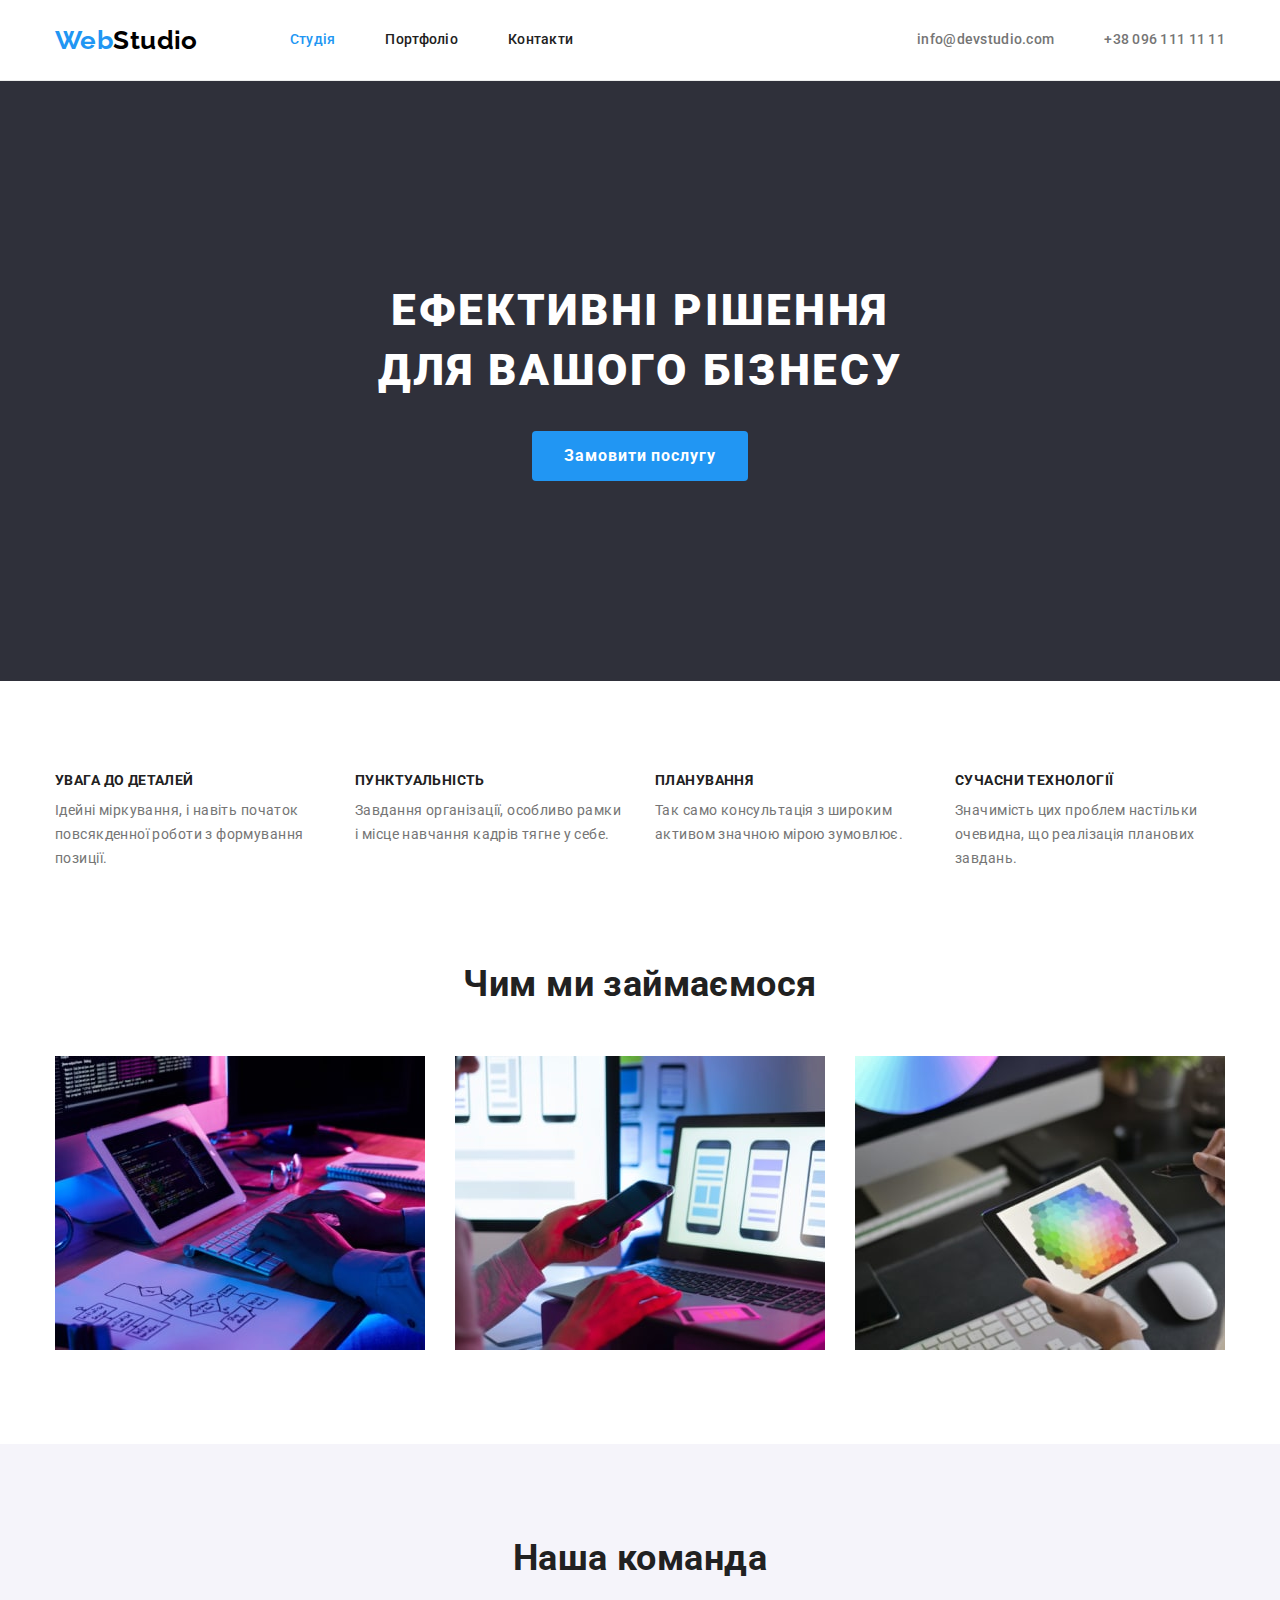
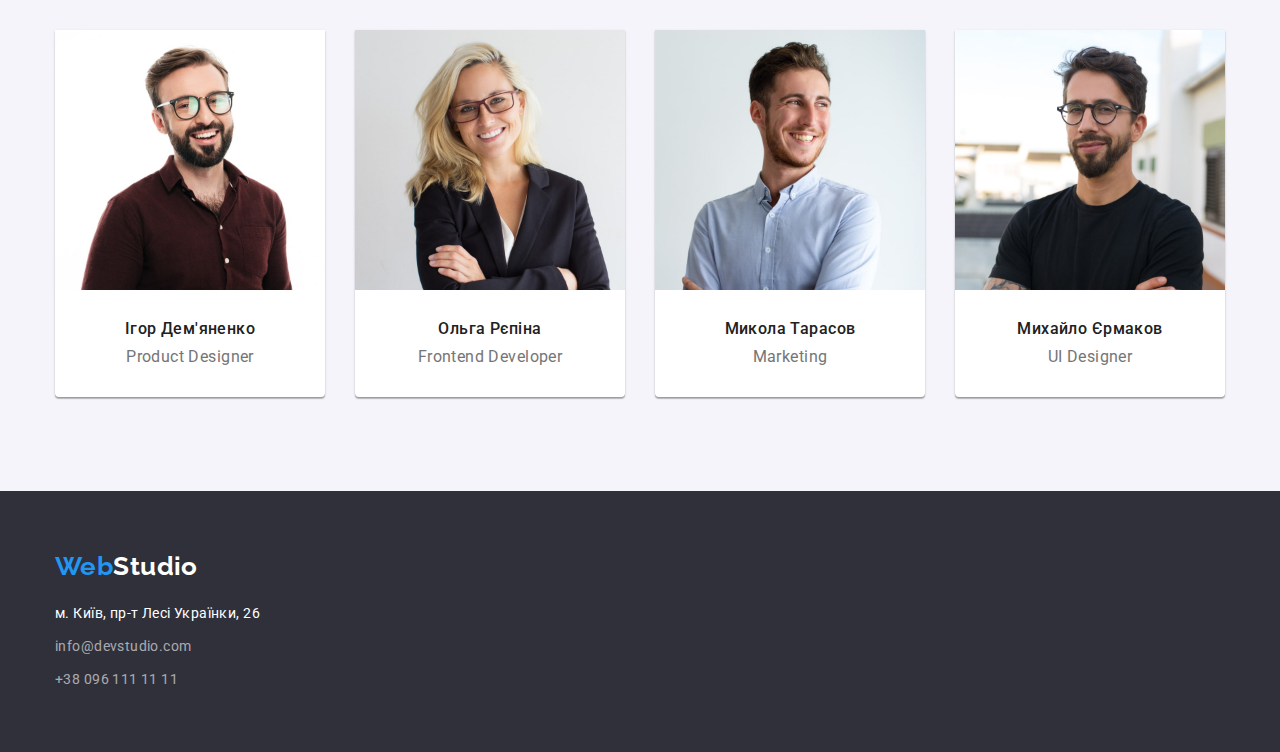
<file: index.html>
<!DOCTYPE html>
<html lang="uk">
  <head>
    <meta charset="UTF-8" />
    <meta http-equiv="X-UA-Compatible" content="IE=edge" />
    <meta name="viewport" content="width=device-width, initial-scale=1.0" />
    <title>Студія</title>
    <link
      rel="stylesheet"
      href="https://cdnjs.cloudflare.com/ajax/libs/modern-normalize/1.1.0/modern-normalize.min.css"
    />
    <link rel="preconnect" href="https://fonts.googleapis.com" />
    <link rel="preconnect" href="https://fonts.gstatic.com" crossorigin />
    <link
      href="https://fonts.googleapis.com/css2?family=Raleway:wght@700&family=Roboto:wght@400;500;700;900&display=swap"
      rel="stylesheet"
    />
    <link rel="stylesheet" href="./styles.css" />
  </head>
  <body>
    <header class="page-header">
      <div class="conteiner main-nav">
        <nav class="menu-nav">
          <a href="./index.html" class="site-logo"
            ><span class="part-of-logo">Web</span>Studio</a
          >
          <ul class="site-nav list">
            <li class="item">
              <a href="./index.html" class="link current">Студія</a>
            </li>
            <li class="item">
              <a href="./portfolio.html" class="link">Портфоліо</a>
            </li>
            <li class="item"><a href="" class="link">Контакти</a></li>
          </ul>
        </nav>
        <ul class="site-auth list">
          <li class="item">
            <a href="mailto:info@devstudio.com" class="link"
              >info@devstudio.com</a
            >
          </li>
          <li class="item">
            <a href="tel:+380961111111" class="link">+38 096 111 11 11</a>
          </li>
        </ul>
      </div>
    </header>
    <main>
      <section class="section-hero">
        <div class="conteiner">
          <h1 class="title">Ефективні рішення <br />для вашого бізнесу</h1>
          <button type="button" class="button hero">Замовити послугу</button>
        </div>
      </section>
      <section class="section-adv">
        <div class="conteiner">
          <ul class="advantages list">
            <li class="item adv">
              <h3 class="section-title">Увага до деталей</h3>
              <p class="section-text">
                Ідейні міркування, і навіть початок повсякденної роботи з
                формування позиції.
              </p>
            </li>
            <li class="item adv">
              <h3 class="section-title">Пунктуальність</h3>
              <p class="section-text">
                Завдання організації, особливо рамки і місце навчання кадрів
                тягне у себе.
              </p>
            </li>
            <li class="item adv">
              <h3 class="section-title">Планування</h3>
              <p class="section-text">
                Так само консультація з широким активом значною мірою зумовлює.
              </p>
            </li>
            <li class="item adv">
              <h3 class="section-title">Сучасни технології</h3>
              <p class="section-text">
                Значимість цих проблем настільки очевидна, що реалізація
                планових завдань.
              </p>
            </li>
          </ul>
        </div>
      </section>
      <section class="section doing">
        <div class="conteiner">
          <h2 class="activity-title">Чим ми займаємося</h2>
          <ul class="activity-img list">
            <li>
              <img
                src="./images/image_1.jpg"
                alt="Розробка алгорітмів"
                width="370"
              />
            </li>
            <li>
              <img
                src="./images/image_2.jpg"
                alt="Розробка мобільніх додатків"
                width="370"
              />
            </li>
            <li>
              <img
                src="./images/image_3.jpg"
                alt="Розробка вебдизайну"
                width="370"
              />
            </li>
          </ul>
        </div>
      </section>
      <section class="section-team">
        <div class="conteiner">
          <h2 class="team-title">Наша команда</h2>
          <ul class="team-members list">
            <li class="member">
              <img src="./images/foto_1.jpg" alt="Член команди" width="270" />
              <div class="member-title">
                <h3 class="team-title-name">Ігор Дем'яненко</h3>
                <p lang="en" class="profession">Product Designer</p>
              </div>
            </li>
            <li class="member">
              <img src="./images/foto_2.jpg" alt="Член команди" width="270" />
              <div class="member-title">
                <h3 class="team-title-name">Ольга Рєпіна</h3>
                <p lang="en" class="profession">Frontend Developer</p>
              </div>
            </li>
            <li class="member">
              <img src="./images/foto_3.jpg" alt="Член команди" width="270" />
              <div class="member-title">
                <h3 class="team-title-name">Микола Тарасов</h3>
                <p lang="en" class="profession">Marketing</p>
              </div>
            </li>
            <li class="member">
              <img src="./images/foto_4.jpg" alt="Член команди" width="270" />
              <div class="member-title">
                <h3 class="team-title-name">Михайло Єрмаков</h3>
                <p lang="en" class="profession">UI Designer</p>
              </div>
            </li>
          </ul>
        </div>
      </section>
    </main>
    <footer class="footer">
      <div class="conteiner">
        <a href="./index.html" class="footer-site-logo"
          ><span class="part-of-logo">Web</span>Studio</a
        >
        <address>
          <ul class="address list">
            <li class="footer-address">
              <a
                href="https://goo.gl/maps/4dv7S5bqGmJG3pN16"
                target="_blank"
                rel="noopener noreferrer"
                class="address-link map"
                >м. Київ, пр-т Лесі Українки, 26</a
              >
            </li>
            <li class="footer-address">
              <a href="mailto:info@devstudio.com" class="address-link"
                >info@devstudio.com</a
              >
            </li>
            <li class="footer-address">
              <a href="tel:+380961111111" class="address-link"
                >+38 096 111 11 11</a
              >
            </li>
          </ul>
        </address>
      </div>
    </footer>
  </body>
</html>
</file>
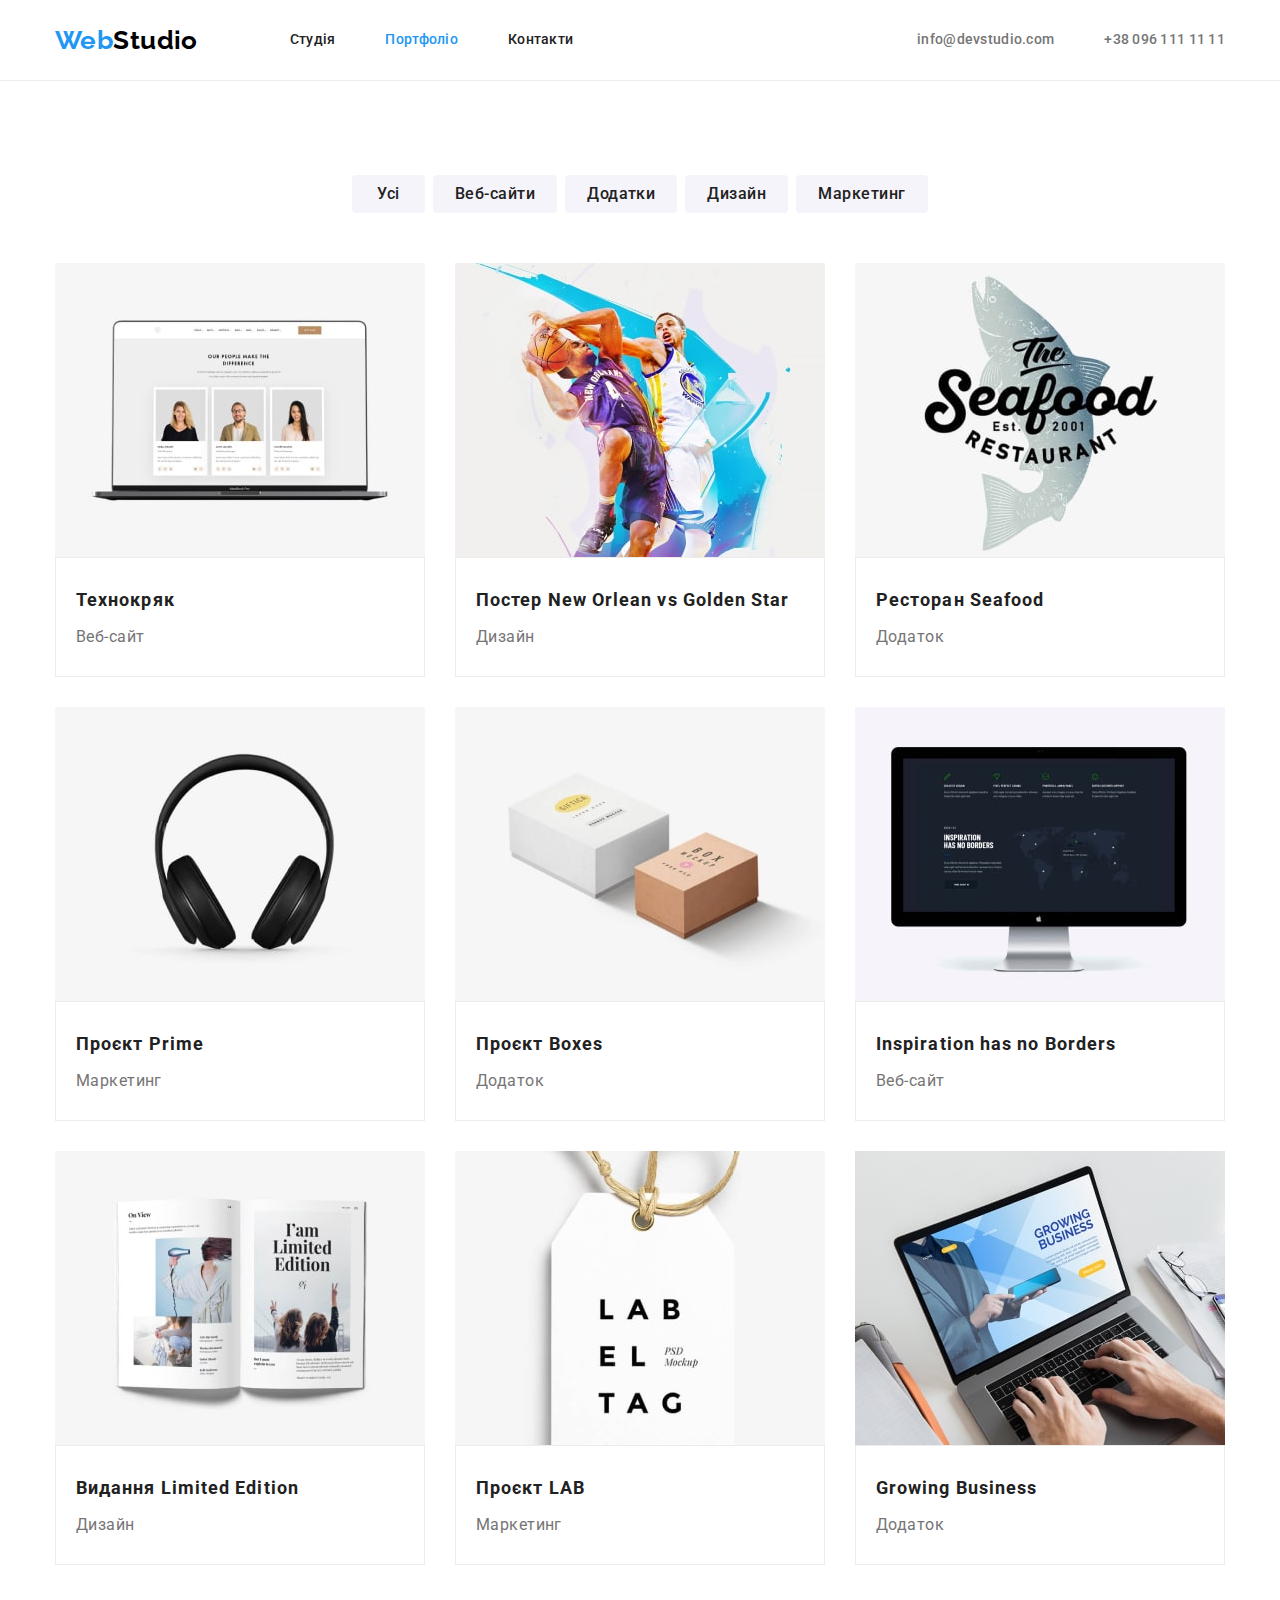
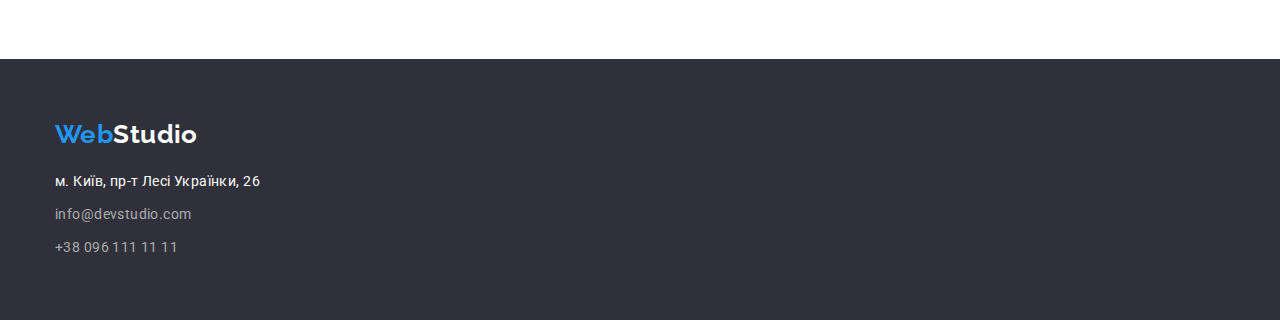
<file: portfolio.html>
<!DOCTYPE html>
<html lang="uk">
  <head>
    <meta charset="UTF-8" />
    <meta http-equiv="X-UA-Compatible" content="IE=edge" />
    <meta name="viewport" content="width=device-width, initial-scale=1.0" />
    <title>Портфоліо</title>
    <link
      rel="stylesheet"
      href="https://cdnjs.cloudflare.com/ajax/libs/modern-normalize/1.1.0/modern-normalize.min.css"
    />
    <link rel="preconnect" href="https://fonts.googleapis.com" />
    <link rel="preconnect" href="https://fonts.gstatic.com" crossorigin />
    <link
      href="https://fonts.googleapis.com/css2?family=Raleway:wght@700&family=Roboto:wght@400;500;700;900&display=swap"
      rel="stylesheet"
    />
    <link rel="stylesheet" href="./styles.css" />
  </head>
  <body>
    <header class="page-header">
      <div class="conteiner main-nav">
        <nav class="menu-nav">
          <a href="./index.html" class="site-logo"
            ><span class="part-of-logo">Web</span>Studio</a
          >
          <ul class="site-nav list">
            <li class="item">
              <a href="./index.html" class="link">Студія</a>
            </li>
            <li class="item">
              <a href="./portfolio.html" class="link current">Портфоліо</a>
            </li>
            <li class="item"><a href="" class="link">Контакти</a></li>
          </ul>
        </nav>
        <ul class="site-auth list">
          <li class="item">
            <a href="mailto:info@devstudio.com" class="link"
              >info@devstudio.com</a
            >
          </li>
          <li class="item">
            <a href="tel:+380961111111" class="link">+38 096 111 11 11</a>
          </li>
        </ul>
      </div>
    </header>
    <main>
      <section class="portfolio">
        <div class="conteiner">
          <ul class="filter list">
            <li class="btn">
              <button type="button" class="filter-button first">Усі</button>
            </li>
            <li class="btn">
              <button type="button" class="filter-button">Веб-сайти</button>
            </li>
            <li class="btn">
              <button type="button" class="filter-button">Додатки</button>
            </li>
            <li class="btn">
              <button type="button" class="filter-button">Дизайн</button>
            </li>
            <li class="btn">
              <button type="button" class="filter-button">Маркетинг</button>
            </li>
          </ul>
          <ul class="portfolio-img list">
            <li class="item-img">
              <a href="">
                <img
                  src="./images/portfolio-img-1.jpg"
                  alt="відкритий ноутбук з веб-сайтом "
                  width="370"
                />
                <div class="caption">
                <h3 class="title-portfolio">Технокряк</h3>
                <p class="text-portfolio">Веб-сайт</p>
                </div>
              </a>
            </li>
            <li class="item-img">
              <a href="">
                <img
                  src="./images/portfolio-img-2.jpg"
                  alt="постер з двома бескетболістамі "
                  width="370"
                />
                <div class="caption">
                <h3 class="title-portfolio">
                  Постер New Orlean vs Golden Star
                </h3>
                <p class="text-portfolio">Дизайн</p>
                </div>
              </a>
            </li>
            <li class="item-img">
              <a href="">
                <img
                  src="./images/portfolio-img-3.jpg"
                  alt="логотип морського ресторану"
                  width="370"
                />
                 <div class="caption">
                <h3 class="title-portfolio">
                  Ресторан <span lang="en">Seafood</span>
                </h3>
                <p class="text-portfolio">Додаток</p>
              </a>
              </div>
            </li>
            <li class="item-img">
              <a href="">
                <img
                  src="./images/portfolio-img-4.jpg"
                  alt="навушники"
                  width="370"
                />
                <div class="caption">
                <h3 class="title-portfolio">
                  Проєкт <span lang="en">Prime</span>
                </h3>
                <p class="text-portfolio">Маркетинг</p>
                </div>
              </a>
            </li>
            <li class="item-img">
              <a href="">
                <img
                  src="./images/portfolio-img-5.jpg"
                  alt="дві подарункові коробки"
                  width="370"
                />
                <div class="caption">
                <h3 class="title-portfolio">
                  Проєкт <span lang="en">Boxes</span>
                </h3>
                <p class="text-portfolio">Додаток</p>
                </div>
              </a>
            </li>
            <li class="item-img">
              <a href="">
                <img
                  src="./images/portfolio-img-6.jpg"
                  alt="монітор з відкритим веб-сайтом "
                  width="370"
                />
                 <div class="caption">
                <h3 class="title-portfolio" lang="en">
                  Inspiration has no Borders
                </h3>
                <p class="text-portfolio">Веб-сайт</p>
                </div>
              </a>
            </li>
            <li class="item-img">
              <a href="">
                <img
                  src="./images/portfolio-img-7.jpg"
                  alt="сторінка журнала "
                  width="370"
                />
                <div class="caption">
                <h3 class="title-portfolio">
                  Видання <span lang="en">Limited Edition</span>
                </h3>
                <p class="text-portfolio">Дизайн</p>
                </div>
              </a>
            </li>
            <li class="item-img">
              <a href="">
                <img
                  src="./images/portfolio-img-8.jpg"
                  alt="бірка "
                  width="370"
                />
                <div class="caption">
                <h3 class="title-portfolio">Проєкт <span>LAB</span></h3>
                <p class="text-portfolio">Маркетинг</p>
                </div>
              </a>
            </li>
            <li class="item-img">
              <a href="">
                <img
                  src="./images/portfolio-img-9.jpg"
                  alt="відкритий ноутбук з додатком "
                  width="370"
                />
                <div class="caption">
                <h3 class="title-portfolio" lang="en">Growing Business</h3>
                <p class="text-portfolio">Додаток</p>
                </div>
              </a>
            </li>
          </ul>
        </div>
      </section>
    </main>
    <footer class="footer">
      <div class="conteiner">
        <a href="./index.html" class="footer-site-logo"
          ><span class="part-of-logo">Web</span>Studio</a
        >
        <address>
          <ul class="address list">
            <li class="footer-address">
              <a
                href="https://goo.gl/maps/4dv7S5bqGmJG3pN16"
                target="_blank"
                rel="noopener noreferrer"
                class="address-link map"
                >м. Київ, пр-т Лесі Українки, 26</a
              >
            </li>
            <li class="footer-address">
              <a href="mailto:info@devstudio.com" class="address-link"
                >info@devstudio.com</a
              >
            </li>
            <li class="footer-address">
              <a href="tel:+380961111111" class="address-link"
                >+38 096 111 11 11</a
              >
            </li>
          </ul>
        </address>
      </div>
    </footer>
  </body>
</html>
</file>
<file: styles.css>
:root {
  --primary-text-color: #757575;
  --secondary-text-color: #ffffff;
  --title-text-color: #212121;
  --accent-color: #2196f3;
  --background-color: #ffffff;
  --line-color: #ececec;
  --background-footer-color: #2f303a;
  --footer-text-color: rgba(255, 255, 255, 0.6);
  --buttons-port-color: #f5f4fa;
  --logo-color-text: #000000;
  --main-font: Roboto, sans-serif;
}
html {
  box-sizing: border-box;
}
*,
*::before,
*::after {
  box-sizing: inherit;
}
/* Індекс HTML */
body {
  color: var(--primary-text-color);
  background-color: var(--background-color);
  font-family: var(--main-font);
  font-size: 14px;
  letter-spacing: 0.03em;
}
h1,
h2,
h3,
h4,
h5,
h6,
p {
  margin: 0;
}
ul {
  list-style: none;
}
a {
  text-decoration: none;
}
address {
  font-style: normal;
}
img {
  display: block;
  max-width: 100%;
  height: auto;
}
button {
  display: inline-block;
  cursor: pointer;
  border: none;
  border-radius: 4px;
}
.section {
  padding-top: 94px;
  padding-bottom: 94px;
}
.conteiner {
  width: 1200px;
  padding: 0 15px;
  margin-left: auto;
  margin-right: auto;
}
.list {
  margin: 0;
  padding-left: 0;
  padding: 0;
}
.page-header {
  border-bottom: 1px solid var(--line-color);
}
.main-nav {
  display: flex;
  align-items: center;
}
.menu-nav {
  display: flex;
  align-items: center;
}
.site-logo {
  font-family: "Raleway";
  font-weight: 700;
  font-size: 26px;
  line-height: 1.19;
  color: var(--logo-color-text);
}
.part-of-logo {
  color: var(--accent-color);
}
.site-nav {
  display: flex;
  margin-left: 92px;
}
.site-auth {
  display: flex;
  margin-left: auto;
}
.site-nav .item + .item {
  margin-left: 50px;
}
.site-nav .link {
  display: block;
  padding-top: 32px;
  padding-bottom: 32px;
  font-weight: 500;
  line-height: 1.14;
  letter-spacing: 0.02em;
  color: #212121;
}
.site-auth .item + .item {
  margin-left: 50px;
}
.site-auth .link {
  display: block;
  padding-top: 32px;
  padding-bottom: 32px;
}
.site-nav .link.current {
  color: var(--accent-color);
}
.site-nav .link:hover,
.site-nav .link:focus {
  color: var(--accent-color);
}
.site-auth .link {
  font-weight: 500;
  line-height: 1.14;
  letter-spacing: 0.02em;
  color: var(--primary-text-color);
}
.site-auth .link:hover,
.site-auth .link:focus {
  color: var(--accent-color);
}
.section-hero {
  text-align: center;
  background-color: #2f303a;
  padding-top: 200px;
  padding-bottom: 200px;
}
.button.hero {
  padding: 10px 32px;
}
.button {
  font-family: inherit;
  font-weight: 700;
  font-size: 16px;
  line-height: 1.88;
  letter-spacing: 0.06em;
  color: var(--secondary-text-color);
  background-color: var(--accent-color);
}
.button:hover,
.button:focus {
  background: #188ce8;
}
.title {
  margin-bottom: 30px;
  font-weight: 900;
  font-size: 44px;
  line-height: 1.36;
  text-align: center;
  letter-spacing: 0.06em;
  text-transform: uppercase;
  color: var(--secondary-text-color);
}
.advantages {
  display: flex;
}
.advantages .adv + .adv {
  margin-left: 30px;
}
.adv {
  width: 270px;
}
.section-adv {
  padding-top: 92.8px;
  padding-bottom: 92.8px;
}
.section.doing {
  padding-top: 0;
}
.activity-title {
  margin-bottom: 50px;
}
.activity-img {
  display: flex;
  gap: 30px;
}
.section-title,
.activity-title,
.team-title,
.team-title-name {
  color: var(--title-text-color);
}
.section-title {
  margin-bottom: 10px;
  font-weight: 700;
  line-height: 1.14;
  font-size: 14px;
  text-transform: uppercase;
}
.section-text {
  line-height: 1.71;
}
.team-title {
  margin-bottom: 50px;
}
.team-members {
  display: flex;
  gap: 30px;
}
.section-team {
  background-color: #f5f4fa;
  padding-top: 94px;
  padding-bottom: 94px;
}
.activity-title,
.team-title {
  font-weight: 700;
  font-size: 36px;
  line-height: 1.16;
  text-align: center;
}
.member-title {
  padding-top: 30px;
  padding-bottom: 30px;
}
.team-title-name {
  margin-bottom: 10px;
  font-weight: 500;
  font-size: 16px;
  line-height: 1.18;
  text-align: center;
}
.profession {
  font-weight: 400;
  font-size: 16px;
  line-height: 1.18;
  text-align: center;
}
.member {
  background-color: var(--background-color);
  box-shadow: 0px 1px 3px rgba(0, 0, 0, 0.12), 0px 1px 1px rgba(0, 0, 0, 0.14),
    0px 2px 1px rgba(0, 0, 0, 0.2);
  border-radius: 0px 0px 4px 4px;
}
.footer-address {
  margin-bottom: 9px;
}
.footer-address:last-child {
  margin-bottom: 0;
}
.footer-site-logo {
  display: block;
  margin-bottom: 20px;
  font-family: "Raleway";
  font-style: normal;
  font-weight: 700;
  font-size: 26px;
  line-height: 1.19;
  color: var(--secondary-text-color);
}
.address-link {
  font-weight: 400;
  font-size: 14px;
  line-height: 1.71;
  color: var(--footer-text-color);
}
.address-link.map {
  color: var(--secondary-text-color);
}
.address-link:hover,
.address-link:focus {
  color: var(--accent-color);
}
.address-link.map:hover,
.address-link.map:focus {
  color: var(--accent-color);
}
.footer {
  padding-top: 60px;
  padding-bottom: 60px;
  background-color: var(--background-footer-color);
}
/* Портфоліо */
.filter {
  display: flex;
  justify-content: center;
  margin-bottom: 50px;
}
.portfolio {
  padding-top: 94px;
  padding-bottom: 94px;
}
.filter .btn + .btn {
  margin-left: 8px;
}
.filter-button {
  border: none;
  padding: 6px 22px;
  font-family: inherit;
  font-weight: 500;
  font-size: 16px;
  line-height: 1.63;
  letter-spacing: 0.03em;
  color: var(--title-text-color);
  background-color: var(--buttons-port-color);
}
.first {
  border: none;
  padding: 6px 25px;
}
.filter-button:hover,
.filter-button:focus {
  color: var(--secondary-text-color);
  background: var(--accent-color);
}
.caption {
  border: 1px solid var(--line-color);
  padding: 24px 20px;
}
.title-portfolio {
  margin-bottom: 4px;
  font-weight: 700;
  font-size: 18px;
  line-height: 2;
  letter-spacing: 0.06em;
  color: var(--title-text-color);
}
.text-portfolio {
  font-size: 16px;
  line-height: 1.88;
  color: var(--primary-text-color);
}
.portfolio-img {
  display: flex;
  flex-wrap: wrap;
  gap: 30px;
}
</file>
